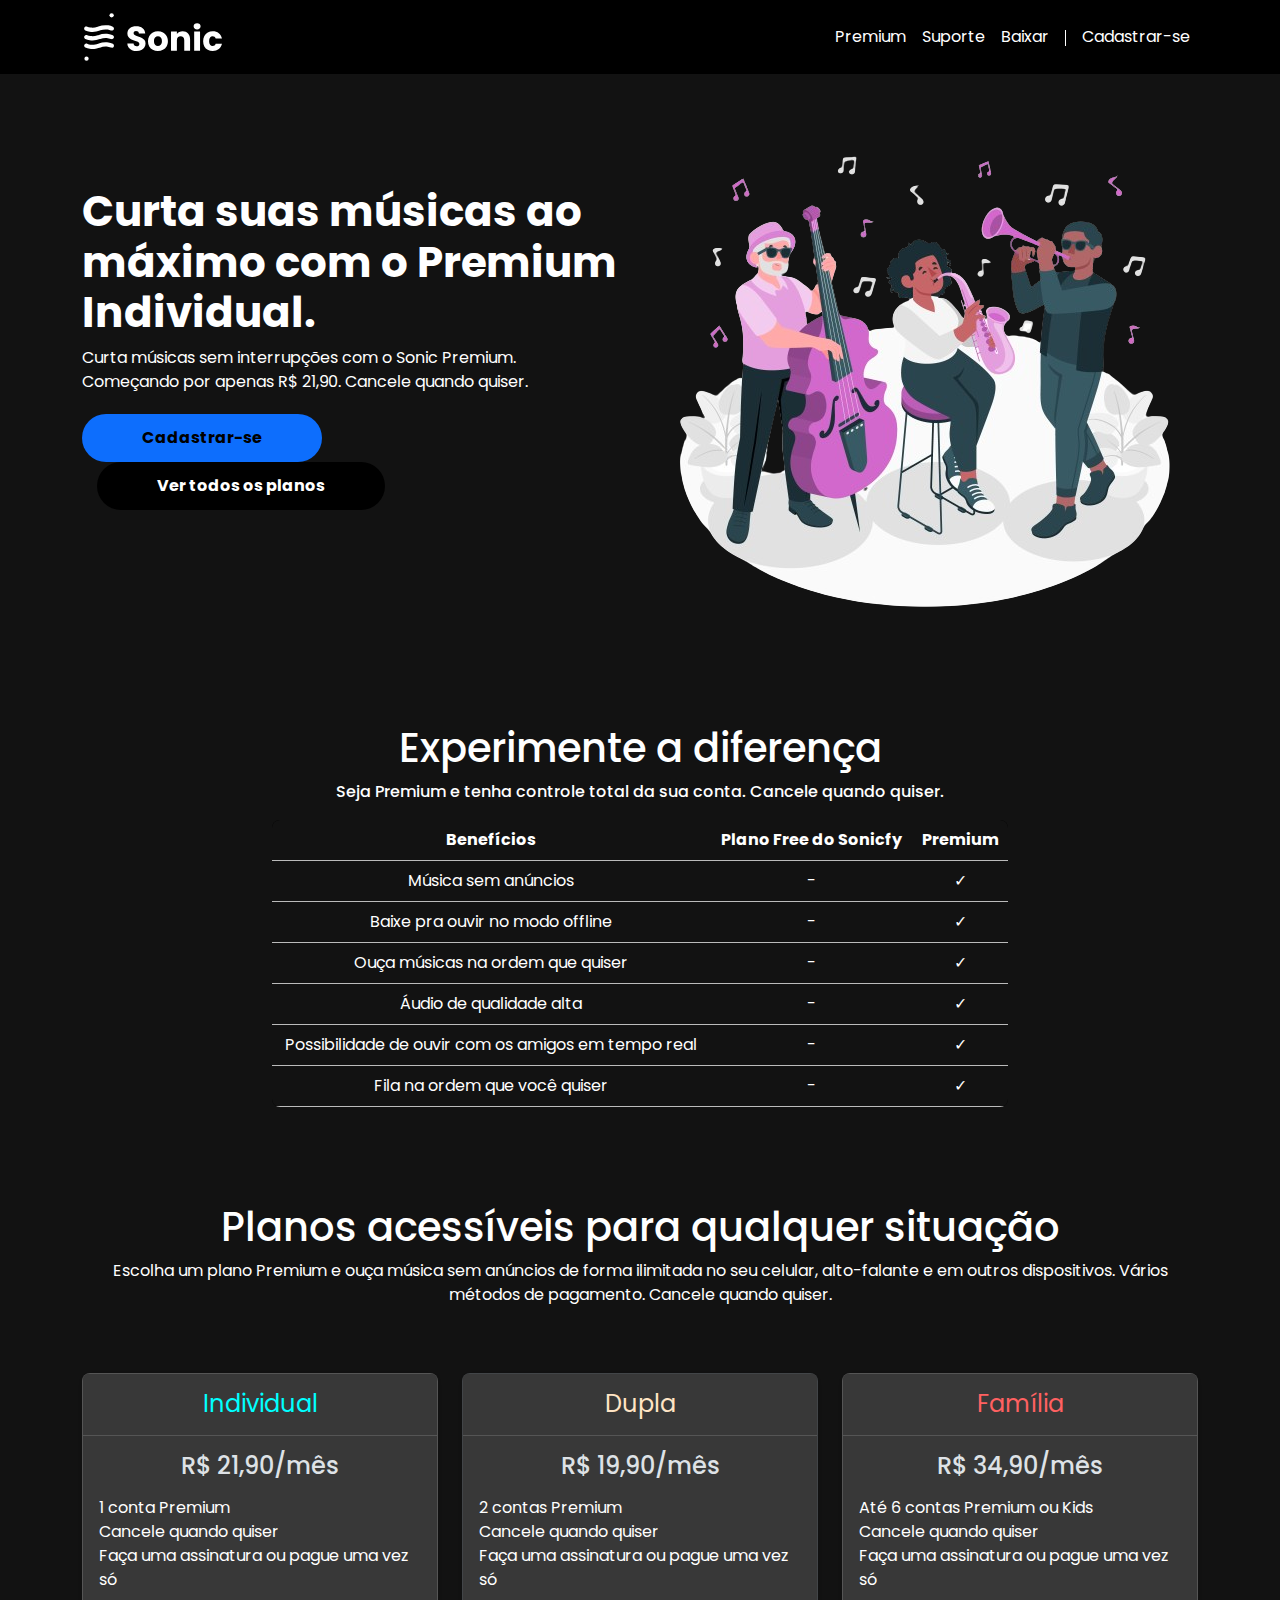
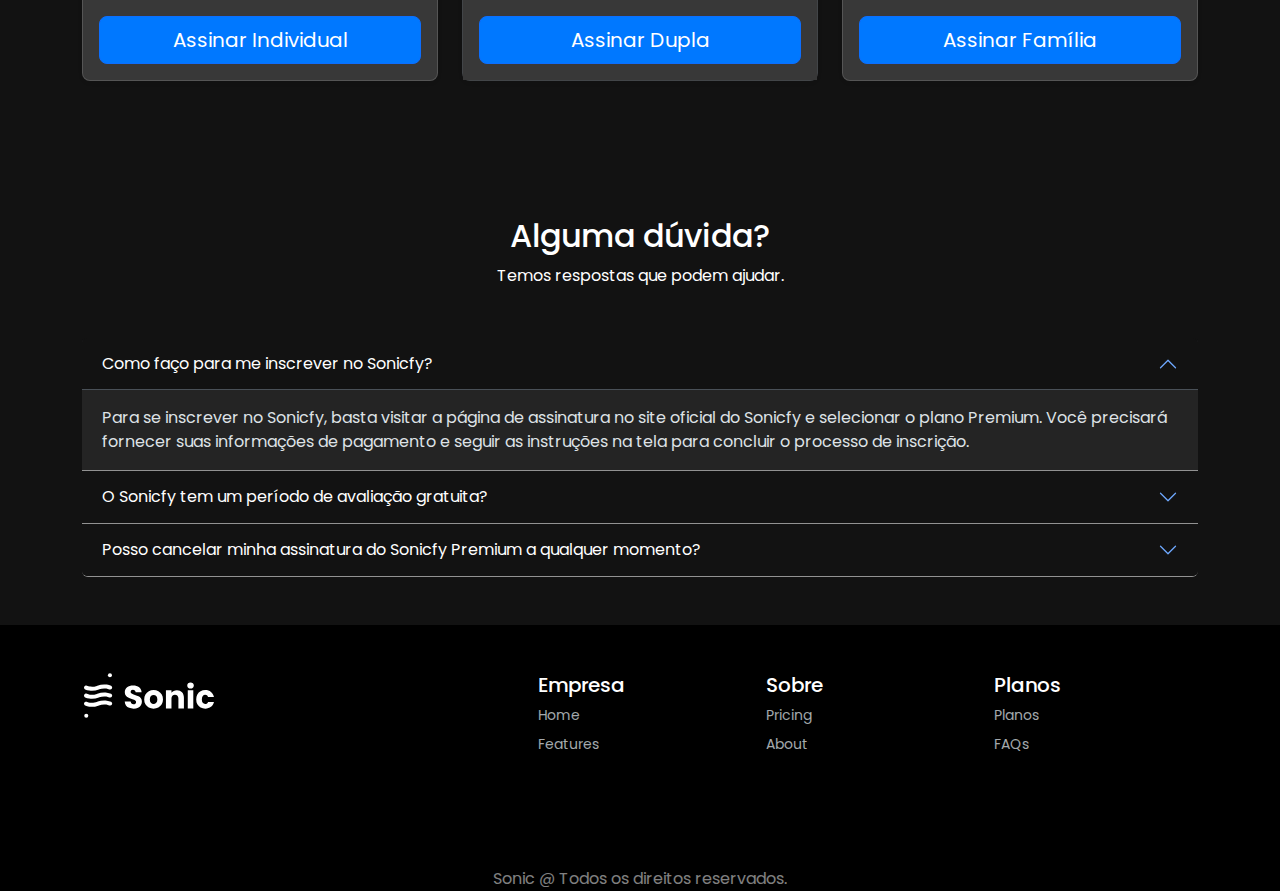
<file: index.html>
<!DOCTYPE html>
<html lang="pt-BR" data-bs-theme="dark">
<head>
  <meta charset="UTF-8">
  <meta name="viewport" content="width=device-width, initial-scale=1.0">
  <title>Sonicfy</title>
  <!-- Google Fonts -->
  <link href="https://fonts.googleapis.com/css2?family=Poppins:ital,wght@0,100;0,200;0,300;0,400;0,500;0,600;0,700;0,800;0,900;1,100;1,200;1,300;1,400;1,500;1,600;1,700;1,800;1,900&display=swap" rel="stylesheet">
  <link rel="stylesheet" href="style.css">
  <link href="https://cdn.jsdelivr.net/npm/bootstrap@5.3.3/dist/css/bootstrap.min.css" rel="stylesheet" integrity="sha384-QWTKZyjpPEjISv5WaRU9OFeRpok6YctnYmDr5pNlyT2bRjXh0JMhjY6hW+ALEwIH" crossorigin="anonymous">
</head>
<body class="bs-dark-bg">
  <!-- Navbar -->
  <nav class="navbar navbar-expand-lg navbar-dark">
    <div class="container d-flex align-items-center">
      <!-- Logo -->
      <a class="navbar-brand me-auto" href="#">
        <img src="/assets/soniclogo.svg" width="140px">
      </a>
      <!-- Toggle Btn -->
      <button class="navbar-toggler sidebar" type="button" data-bs-toggle="collapse" data-bs-target="#navbarSupportedContent" aria-controls="navbarSupportedContent" aria-expanded="false" aria-label="Toggle navigation">
        <span class="navbar-toggler-icon"></span>
      </button>
      <div class="collapse navbar-collapse" id="navbarSupportedContent">
        <ul class="navbar-nav ms-auto">
          <li class="nav-item">
            <a class="nav-link active" aria-current="page" href="#">Premium</a>
          </li>
          <li class="nav-item">
            <a class="nav-link" href="#">Suporte</a>
          </li>
          <li class="nav-item">
            <a class="nav-link" href="#">Baixar</a>
          </li>
            <li class="nav-item">
              <a class="nav-link" href="cadastro.html">Cadastrar-se</a>
            </li>
        </ul>
      </div>
    </div>
  </nav>
  <main>
    <section class="content">
      <div class="container">
        <div class="row align-items-center">
          <div class="col-lg-6 col-md-12">
            <h1 style="font-weight: bolder; font-size: 42px;">Curta suas músicas ao máximo com o Premium Individual.</h1>
            <div>
              Curta músicas sem interrupções com o Sonic Premium.
            </div>
            <div>
              Começando por apenas R$ 21,90. Cancele quando quiser.
            </div>
            <div class="buttons">
              <button id="btn-cad" class="btn btn-primary" type="button" onclick="window.location.href = 'cadastro.html'">Cadastrar-se</button>
              <button class="btn btn-primary" id="btn-planos" type="button" onclick="scrollPlanos()">Ver todos os planos</button>
            </div>
          </div>
          <div class="col-lg-6 col-md-12 text-center" id="img-bg" style="padding-top: 50px;">
            <img src="/assets/6417974-removebg-preview.png" class="img-fluid" style="z-index: -1; max-width: 100%;" >
          </div>
        </div>
      </div>
    </section>
  </main>
  <div class="container" style="padding-top: 100px;">
    <div class="row justify-content-center">
      <div class="col-lg-8 text-center">
        <h1>Experimente a diferença</h1>
        <p class="fw-medium">Seja Premium e tenha controle total da sua conta. Cancele quando quiser.</p>
        <div class="table-responsive">
          <table class="table table-custom">
            <thead>
              <tr>
                <th scope="col">Benefícios</th>
                <th scope="col">Plano Free do Sonicfy</th>
                <th scope="col">Premium</th>
              </tr>
            </thead>
            <tbody>
              <tr>
                <td>Música sem anúncios</td>
                <td>-</td>
                <td>✓</td>
              </tr>
              <tr>
                <td>Baixe pra ouvir no modo offline</td>
                <td>-</td>
                <td>✓</td>
              </tr>
              <tr>
                <td>Ouça músicas na ordem que quiser</td>
                <td>-</td>
                <td>✓</td>
              </tr>
              <tr>
                <td>Áudio de qualidade alta</td>
                <td>-</td>
                <td>✓</td>
              </tr>
              <tr>
                <td>Possibilidade de ouvir com os amigos em tempo real</td>
                <td>-</td>
                <td>✓</td>
              </tr>
              <tr>
                <td>Fila na ordem que você quiser</td>
                <td>-</td>
                <td>✓</td>
              </tr>
            </tbody>
          </table>
        </div>
      </div>
    </div>
  </div>

  <section class="content-2 text-center">
    <div class="container">
      <div class="row">
        <div class="col-lg-12">
          <div>
            <h1>Planos acessíveis para qualquer situação</h1>
            <p>Escolha um plano Premium e ouça música sem anúncios de forma ilimitada no seu celular, alto-falante e em outros dispositivos. Vários métodos de pagamento. Cancele quando quiser.</p>
          </div>
        </div>
      </div>
    </div>
  </section>

  <section style="padding-top: 50px;">
    <div class="container">
      <div class="row row-cols-1 row-cols-md-3 mb-3 text-center">
        <div class="col">
          <div class="card mb-4 rounded-3 shadow-sm"  style="background-color: #383838;">
            <div class="card-header py-3"  style="background-color: #383838;">
              <h4 class="my-0 fw-normal" style="color: #00FFFF;">Individual</h4>
            </div>
            <div class="card-body">
              <h4 class="card-title pricing-card-title">R$ 21,90/mês</h4>
              <ul class="list-unstyled mt-3 mb-4 text-start" style="color: white !important;">
                <li>1 conta Premium</li>
                <li>Cancele quando quiser</li>
                <li>Faça uma assinatura ou pague uma vez só</li>
              </ul>
              <button id="planoIndividual" type="button" class="w-100 btn btn-lg btn-primary" style="background-color: #0078FF;">Assinar Individual</button>
            </div>
          </div>
        </div>
        <div class="col">
          <div class="card mb-4 rounded-3 shadow-sm">
            <div class="card-header py-3"  style="background-color: #383838;">
              <h4 class="my-0 fw-normal" style="color: #FFE4C4;">Dupla</h4>
            </div>
            <div class="card-body"  style="background-color: #383838;">
              <h4 class="card-title pricing-card-title">R$ 19,90/mês</h4>
              <ul class="list-unstyled mt-3 mb-4 text-start" style="color: white !important;">
                <li>2 contas Premium</li>
                <li>Cancele quando quiser</li>
                <li>Faça uma assinatura ou pague uma vez só</li>
              </ul>
              <button id="planoDupla" type="button" class="w-100 btn btn-lg btn-primary" style="background-color: #0078FF;">Assinar Dupla</button>
            </div>
          </div>
        </div>
        <div class="col">
          <div class="card mb-4 rounded-3 shadow-sm"  style="background-color: #383838;">
            <div class="card-header py-3"  style="background-color: #383838;">
              <h4 class="my-0 fw-normal" style="color: #FF6161;">Família</h4>
            </div>
            <div class="card-body">
              <h4 class="card-title pricing-card-title">R$ 34,90/mês</h4>
              <ul class="list-unstyled mt-3 mb-4 text-start" style="color: white !important;">
                <li>Até 6 contas Premium ou Kids</li>
                <li>Cancele quando quiser</li>
                <li>Faça uma assinatura ou pague uma vez só</li>
              </ul>
              <button id="planoFamilia" type="button" class="w-100 btn btn-lg btn-primary" style="background-color: #0078FF;">Assinar Família</button>
            </div>
          </div>
        </div>
        <div class="container mt-3">
          <div class="card" id="cardPlano" style="display: none;">
            <div class="card-body">
              <h5 class="card-title">Plano Selecionado</h5>
              <p class="card-text" id="planoSelecionado"></p>
            </div>
          </div>
      </div>
    </div>
  </section>

  <section style="padding-top: 80px;">
    <div class="container">
      <div class="text-center">
        <h2>Alguma dúvida?</h2>
        <span>Temos respostas que podem ajudar.</span>
      </div>
      <div class="accordion" style="padding-top: 50px;">
        <div class="accordion-item" style="background-color: #242424 !important;">
          <h2 class="accordion-header" id="heading1">
            <button class="accordion-button" type="button" data-bs-toggle="collapse" data-bs-target="#collapse1" aria-expanded="true" aria-controls="collapse1">
              Como faço para me inscrever no Sonicfy?
            </button>
          </h2>
          <div id="collapse1" class="accordion-collapse collapse show" aria-labelledby="heading1" data-bs-parent=".accordion">
            <div class="accordion-body">
              Para se inscrever no Sonicfy, basta visitar a página de assinatura no site oficial do Sonicfy e selecionar o plano Premium. Você precisará fornecer suas informações de pagamento e seguir as instruções na tela para concluir o processo de inscrição.
            </div>
          </div>
        </div>
        <div class="accordion-item" style="background-color: #242424 !important;">
          <h2 class="accordion-header" id="heading2">
            <button class="accordion-button collapsed" type="button" data-bs-toggle="collapse" data-bs-target="#collapse2" aria-expanded="false" aria-controls="collapse2">
              O Sonicfy tem um período de avaliação gratuita?
            </button>
          </h2>
          <div id="collapse2" class="accordion-collapse collapse" aria-labelledby="heading2" data-bs-parent=".accordion">
            <div class="accordion-body">
              Sim, o Sonicfy oferece um período de avaliação gratuita para o Sonicfy Premium. Durante este período, você terá acesso a todos os recursos do Premium sem nenhum custo. Após o período de avaliação, sua assinatura será automaticamente renovada e você será cobrado pelo serviço, a menos que cancele antes do término da avaliação.
            </div>
          </div>
        </div>
        <div class="accordion-item" style="background-color: #242424 !important;">
          <h2 class="accordion-header" id="heading3">
            <button class="accordion-button collapsed" type="button" data-bs-toggle="collapse" data-bs-target="#collapse3" aria-expanded="false" aria-controls="collapse3">
              Posso cancelar minha assinatura do Sonicfy Premium a qualquer momento?
            </button>
          </h2>
          <div id="collapse3" class="accordion-collapse collapse" aria-labelledby="heading3" data-bs-parent=".accordion">
            <div class="accordion-body">
              Sim, você pode cancelar sua assinatura do Sonicfy Premium a qualquer momento. Basta acessar sua conta no site oficial do Sonicfy, ir para as configurações de assinatura e seguir as instruções para cancelar sua assinatura. Após o cancelamento, você ainda terá acesso ao Sonicfy Premium até o final do período de cobrança atual.
            </div>
          </div>
        </div>
      </div>
    </div>
  </section>

  <section style="background-color: black;">
    <div class="container">
      <footer class="row row-cols-1 row-cols-sm-2 row-cols-md-5 py-5 my-5">
        <div class="col mb-3">
          <a href="/" class="d-flex align-items-center mb-3 link-body-emphasis text-decoration-none">
            <img src="/assets/soniclogo.svg" width="132px">
          </a>
        </div>
    
        <div class="col mb-2">
    
        </div>
    
        <div class="col mb-2" style="font-size: 14px;">
          <h5>Empresa</h5>
          <ul class="nav flex-column">
            <li class="nav-item mb-2"><a href="#" class="nav-link p-0 text-body-secondary">Home</a></li>
            <li class="nav-item mb-2"><a href="#" class="nav-link p-0 text-body-secondary">Features</a></li>
          </ul>
        </div>
    
        <div class="col mb-2" style="font-size: 14px;">
          <h5>Sobre</h5>
          <ul class="nav flex-column">
            <li class="nav-item mb-2"><a href="#" class="nav-link p-0 text-body-secondary">Pricing</a></li>
            <li class="nav-item mb-2"><a href="#" class="nav-link p-0 text-body-secondary">About</a></li>
          </ul>
        </div>
    
        <div class="col mb-2" style="font-size: 14px;">
          <h5>Planos</h5>
          <ul class="nav flex-column">
            <li class="nav-item mb-2"><a href="#" class="nav-link p-0 text-body-secondary">Planos</a></li>
            <li class="nav-item mb-2"><a href="#" class="nav-link p-0 text-body-secondary">FAQs</a></li>
          </ul>
        </div>
      </footer>
      <div class="text-center" style="opacity: 50%;">
        Sonic @ Todos os direitos reservados.
      </div>
    </div>
  </section>

  <script src="https://cdn.jsdelivr.net/npm/bootstrap@5.3.3/dist/js/bootstrap.bundle.min.js" integrity="sha384-YvpcrYf0tY3lHB60NNkmXc5s9fDVZLESaAA55NDzOxhy9GkcIdslK1eN7N6jIeHz" crossorigin="anonymous"></script>
  <script src="script.js"></script>
</body>
</html>
</file>
<file: style.css>
:root {
  --bs-dark-bg: #121212;
}

body {
  font-family: "Poppins", sans-serif !important;
  color: white !important;
  height: 100vh;
}

[data-bs-theme="dark"] body {
  background-color: var(--bs-dark-bg) !important; /* Altera a cor de fundo do modo escuro */
}

[data-bs-theme="dark"] .navbar-dark .navbar-nav .nav-link {
  color: white; /* Cor do texto do link no modo escuro */
}

[data-bs-theme="dark"] .navbar-dark .navbar-nav .nav-link:hover {
  color: #0078FF; /* Cor do texto do link ao passar o mouse no modo escuro */
}

[data-bs-theme="dark"] .navbar-dark {
  background-color: black; /* Cor de fundo do navbar no modo escuro */
}

nav ul li:nth-child(3) a::after {
  content: "";
  display: inline-block;
  width: 1px;
  height: 16px; 
  background-color: white;
  margin-left: 1rem;
  vertical-align: middle;
}

.buttons {
  margin-top: 20px;
}

#btn-cad {
  color: black;
  font-weight: bold;
  border-radius: 24px;
  padding: 12px 60px;
  transition: transform 0.3s ease;
  border: 0;
}

#btn-cad:hover {
  transform: scale(1.1);
}

#btn-planos {
  background: #000;
  border: 0;
  border-radius: 24px;
  font-weight: bold;
  padding: 12px 60px;
  margin-left: 15px;
  transition: transform 0.3s ease;
}

#btn-planos:hover {
  transform: scale(1.1);
}

.content-2 {
  padding-top: 80px;
}

  /* Estilo para a tabela */
  .table-custom {
    background-color: #000;
    border-collapse: collapse;
    border-radius: 8px;
    overflow: hidden;
  }

  .table-custom th,
  .table-custom td {
    border: 0px solid #bbbbbb;
    padding: 12px;
    text-align: center;
    color: #bebebe;
    background-color: var(--bs-dark-bg) !important;
  }
  
  .accordion-button {
    color:  white !important; /* Cor do texto cinza escuro */
    background: #121212 !important;
  }
  
  .accordion-button:focus {
    box-shadow: none !important;
  }
  
  .accordion-button:hover {
    text-decoration: underline; /* Sublinhar texto ao passar o mouse */
  }

  .accordion-item {
    box-shadow: none !important; /* Remover a borda branca */
    border: none !important;
    border-bottom: 1px solid rgba(255, 255, 255, 0.5) !important;
  }

@media (max-width: 767.98px) {
  .content {
    padding-top: 35px;
  }

  .buttons {
    text-align: center;
  }

  #btn-planos {
    margin-top: 16px;
    margin-left: 0;
  }

  nav ul li:nth-child(3) a::after {
   display: none;
  }
}
</file>
